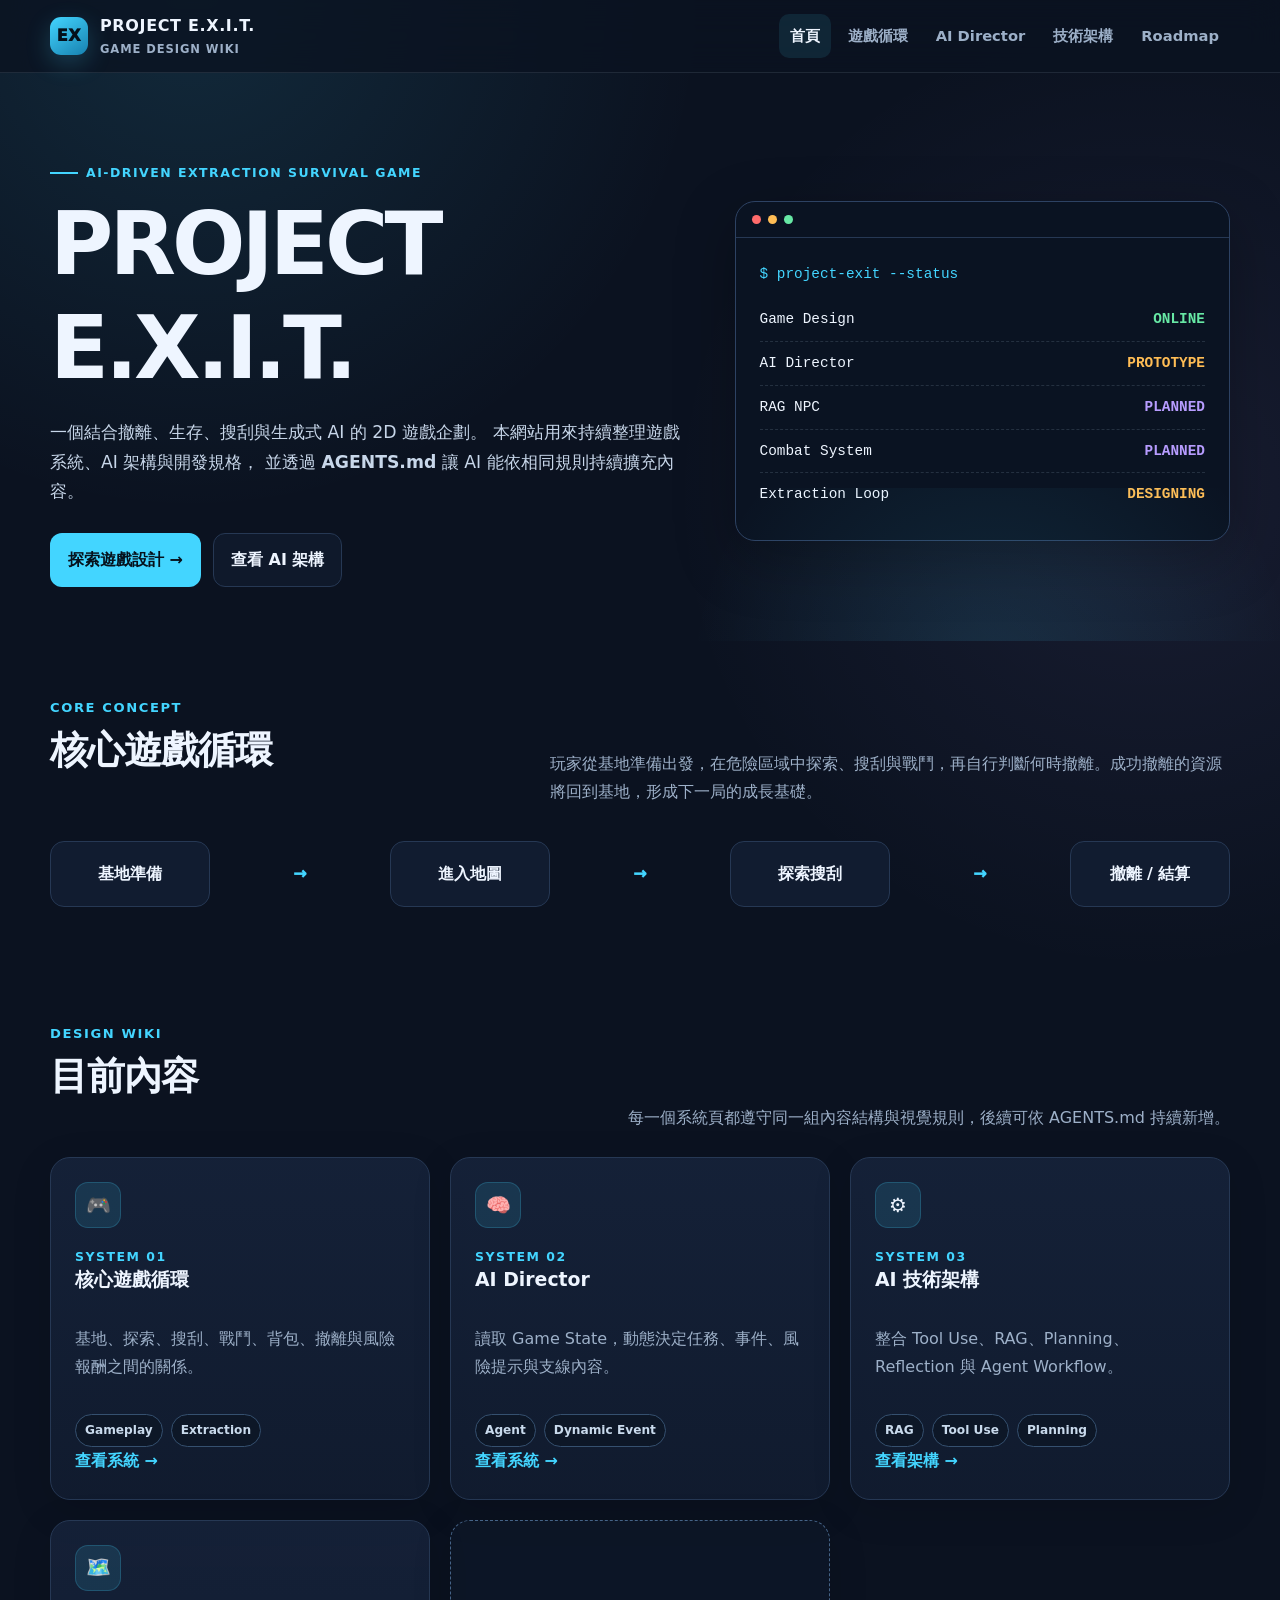
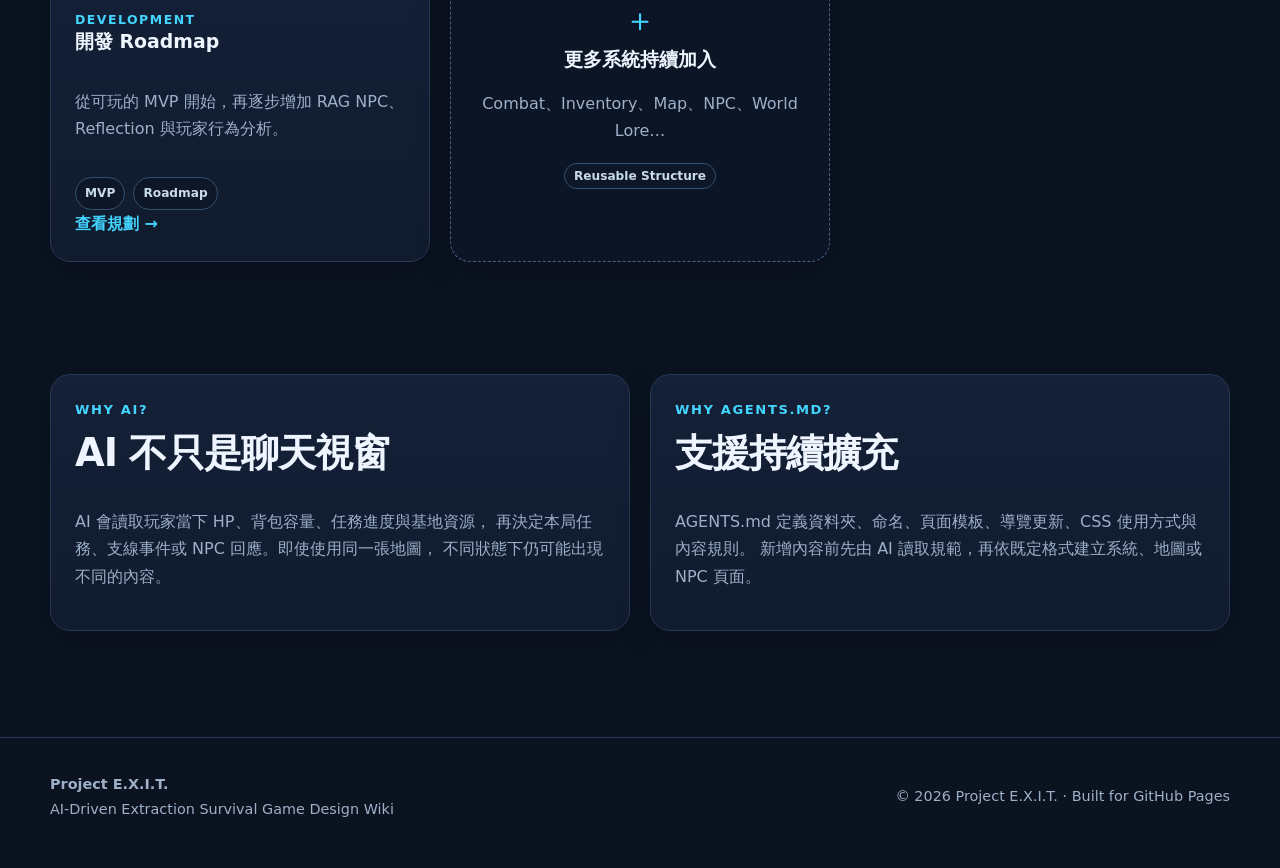
<file: index.html>
<!doctype html>
<html lang="zh-Hant">
<head>
<meta charset="utf-8">
<meta name="viewport" content="width=device-width, initial-scale=1">
<meta name="description" content="Project E.X.I.T. Game Design Wiki">
<title>首頁｜Project E.X.I.T.</title>
<link rel="stylesheet" href="css/style.css">
</head>
<body>

<a class="skip-link" href="#main">跳到主要內容</a>
<header class="site-header">
  <div class="container navbar">
    <a class="brand" href="index.html" aria-label="Project E.X.I.T. 首頁">
      <span class="brand-mark">EX</span>
      <span>PROJECT E.X.I.T.<small>GAME DESIGN WIKI</small></span>
    </a>
    <button class="menu-btn" aria-label="開啟導覽選單" aria-expanded="false">☰</button>
    <nav class="nav-links" aria-label="主要導覽">
      <a href="index.html">首頁</a>
      <a href="pages/gameplay.html">遊戲循環</a>
      <a href="pages/ai-director.html">AI Director</a>
      <a href="pages/architecture.html">技術架構</a>
      <a href="pages/roadmap.html">Roadmap</a>
    </nav>
  </div>
</header>

<main id="main">

<section class="hero">
  <div class="container hero-grid">
    <div class="reveal">
      <div class="eyebrow">AI-Driven Extraction Survival Game</div>
      <h1>PROJECT<br>E.X.I.T.</h1>
      <p class="lead">
        一個結合撤離、生存、搜刮與生成式 AI 的 2D 遊戲企劃。
        本網站用來持續整理遊戲系統、AI 架構與開發規格，
        並透過 <strong>AGENTS.md</strong> 讓 AI 能依相同規則持續擴充內容。
      </p>
      <div class="hero-actions">
        <a class="btn btn-primary" href="pages/gameplay.html">探索遊戲設計 →</a>
        <a class="btn btn-secondary" href="pages/architecture.html">查看 AI 架構</a>
      </div>
    </div>

    <div class="terminal reveal" aria-label="專案開發狀態">
      <div class="terminal-top">
        <span class="dot red"></span><span class="dot amber"></span><span class="dot green"></span>
      </div>
      <div class="terminal-body">
        <div style="color:#43d5ff;margin-bottom:12px">$ project-exit --status</div>
        <div class="status-row"><span>Game Design</span><span class="status online">ONLINE</span></div>
        <div class="status-row"><span>AI Director</span><span class="status prototype">PROTOTYPE</span></div>
        <div class="status-row"><span>RAG NPC</span><span class="status planned">PLANNED</span></div>
        <div class="status-row"><span>Combat System</span><span class="status planned">PLANNED</span></div>
        <div class="status-row"><span>Extraction Loop</span><span class="status prototype">DESIGNING</span></div>
      </div>
    </div>
  </div>
</section>

<section class="section">
  <div class="container">
    <div class="section-head reveal">
      <div>
        <div class="kicker">Core Concept</div>
        <h2>核心遊戲循環</h2>
      </div>
      <p>玩家從基地準備出發，在危險區域中探索、搜刮與戰鬥，再自行判斷何時撤離。成功撤離的資源將回到基地，形成下一局的成長基礎。</p>
    </div>

    <div class="flow reveal" aria-label="核心遊戲循環圖">
      <div class="flow-node">基地準備</div><div class="flow-arrow">→</div>
      <div class="flow-node">進入地圖</div><div class="flow-arrow">→</div>
      <div class="flow-node">探索搜刮</div><div class="flow-arrow">→</div>
      <div class="flow-node">撤離 / 結算</div>
    </div>
  </div>
</section>

<section class="section">
  <div class="container">
    <div class="section-head reveal">
      <div>
        <div class="kicker">Design Wiki</div>
        <h2>目前內容</h2>
      </div>
      <p>每一個系統頁都遵守同一組內容結構與視覺規則，後續可依 AGENTS.md 持續新增。</p>
    </div>

    <div class="grid grid-3">
      <article class="card system-card reveal">
        <div class="icon">🎮</div><div class="number">SYSTEM 01</div>
        <h3>核心遊戲循環</h3>
        <p>基地、探索、搜刮、戰鬥、背包、撤離與風險報酬之間的關係。</p>
        <div class="tag-row"><span class="tag">Gameplay</span><span class="tag">Extraction</span></div>
        <a class="card-link" href="pages/gameplay.html">查看系統 →</a>
      </article>

      <article class="card system-card reveal">
        <div class="icon">🧠</div><div class="number">SYSTEM 02</div>
        <h3>AI Director</h3>
        <p>讀取 Game State，動態決定任務、事件、風險提示與支線內容。</p>
        <div class="tag-row"><span class="tag">Agent</span><span class="tag">Dynamic Event</span></div>
        <a class="card-link" href="pages/ai-director.html">查看系統 →</a>
      </article>

      <article class="card system-card reveal">
        <div class="icon">⚙️</div><div class="number">SYSTEM 03</div>
        <h3>AI 技術架構</h3>
        <p>整合 Tool Use、RAG、Planning、Reflection 與 Agent Workflow。</p>
        <div class="tag-row"><span class="tag">RAG</span><span class="tag">Tool Use</span><span class="tag">Planning</span></div>
        <a class="card-link" href="pages/architecture.html">查看架構 →</a>
      </article>

      <article class="card system-card reveal">
        <div class="icon">🗺️</div><div class="number">DEVELOPMENT</div>
        <h3>開發 Roadmap</h3>
        <p>從可玩的 MVP 開始，再逐步增加 RAG NPC、Reflection 與玩家行為分析。</p>
        <div class="tag-row"><span class="tag">MVP</span><span class="tag">Roadmap</span></div>
        <a class="card-link" href="pages/roadmap.html">查看規劃 →</a>
      </article>

      <article class="card dashed-card reveal">
        <div>
          <div style="font-size:2rem;color:#43d5ff">＋</div>
          <h3>更多系統持續加入</h3>
          <p>Combat、Inventory、Map、NPC、World Lore…</p>
          <span class="tag">Reusable Structure</span>
        </div>
      </article>
    </div>
  </div>
</section>

<section class="section">
  <div class="container grid grid-2">
    <article class="card reveal">
      <div class="kicker">Why AI?</div>
      <h2>AI 不只是聊天視窗</h2>
      <p>
        AI 會讀取玩家當下 HP、背包容量、任務進度與基地資源，
        再決定本局任務、支線事件或 NPC 回應。即使使用同一張地圖，
        不同狀態下仍可能出現不同的內容。
      </p>
    </article>
    <article class="card reveal">
      <div class="kicker">Why AGENTS.md?</div>
      <h2>支援持續擴充</h2>
      <p>
        AGENTS.md 定義資料夾、命名、頁面模板、導覽更新、CSS 使用方式與內容規則。
        新增內容前先由 AI 讀取規範，再依既定格式建立系統、地圖或 NPC 頁面。
      </p>
    </article>
  </div>
</section>

</main>

<footer class="footer">
  <div class="container footer-grid">
    <div>
      <strong>Project E.X.I.T.</strong><br>
      <span>AI-Driven Extraction Survival Game Design Wiki</span>
    </div>
    <div>© <span data-year></span> Project E.X.I.T. · Built for GitHub Pages</div>
  </div>
</footer>
<button class="back-top" aria-label="回到頁首">↑</button>
<script src="js/main.js"></script>

</body>
</html>
</file>
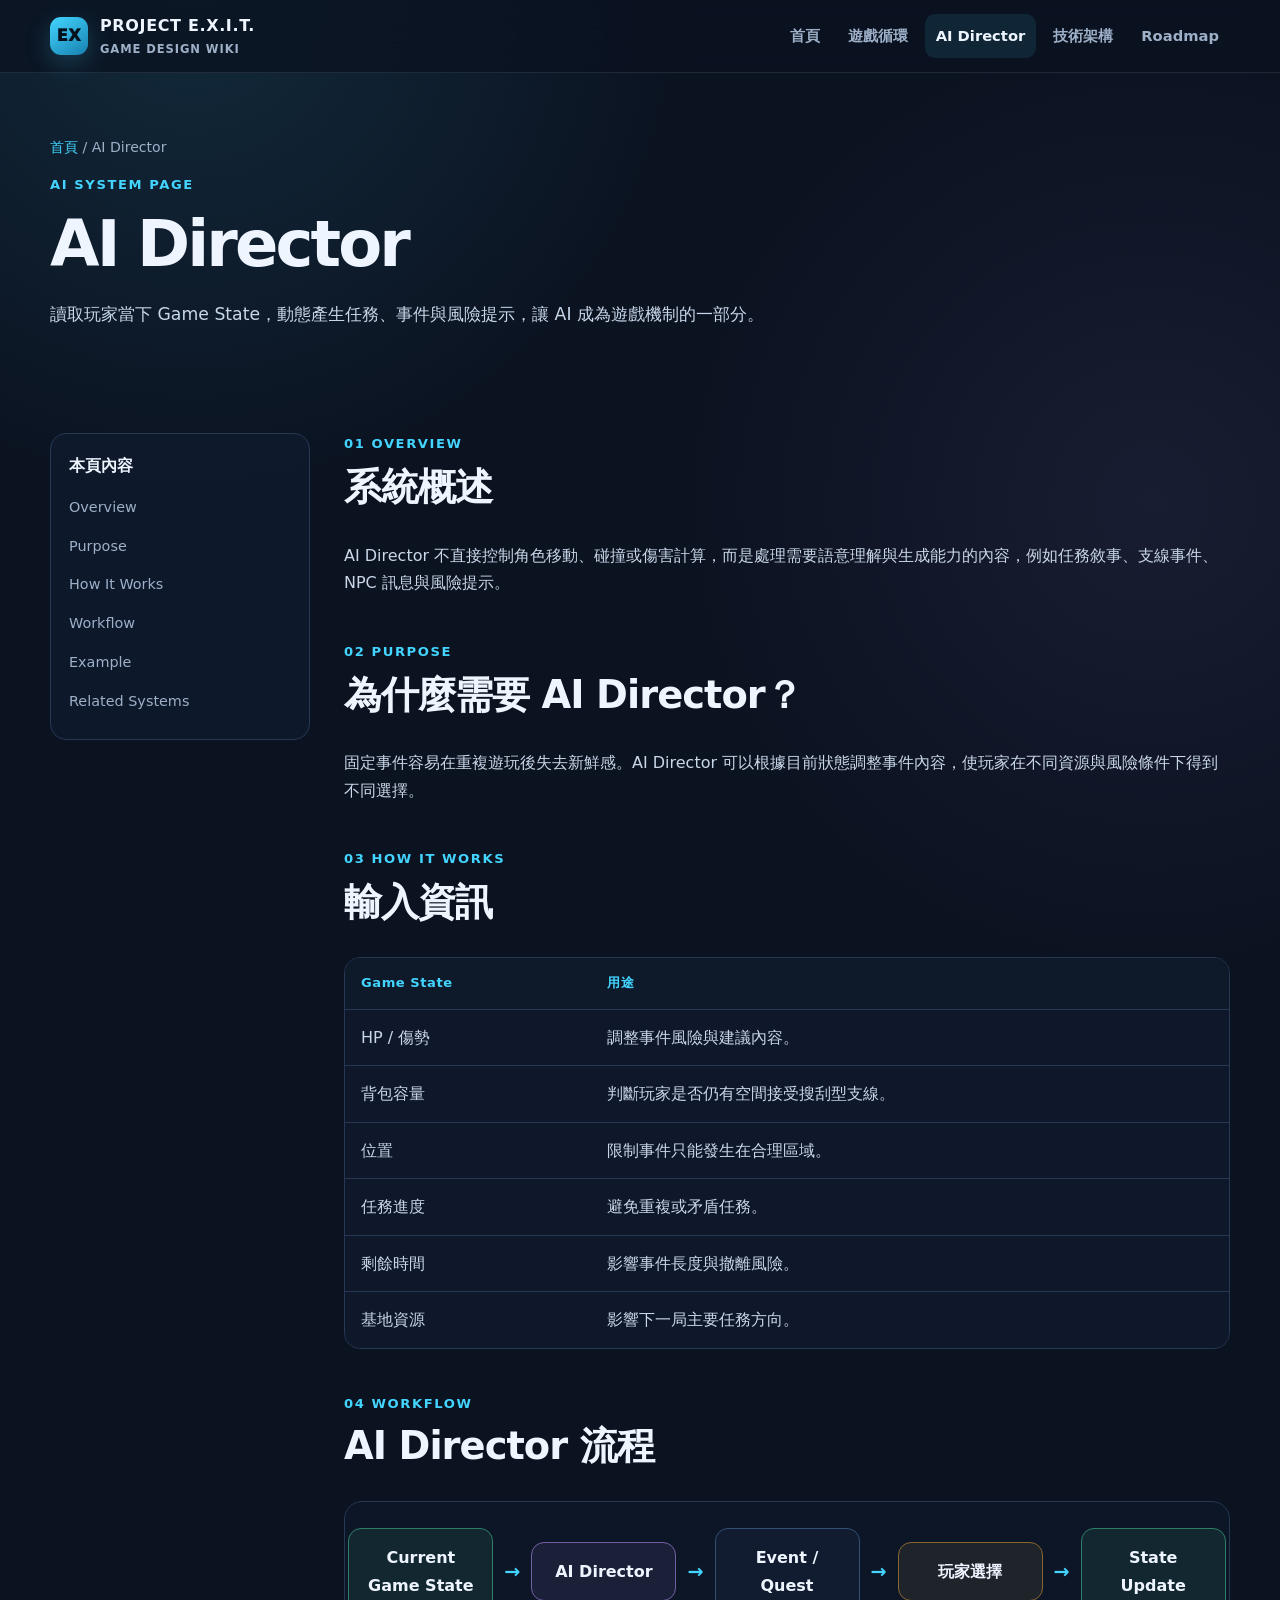
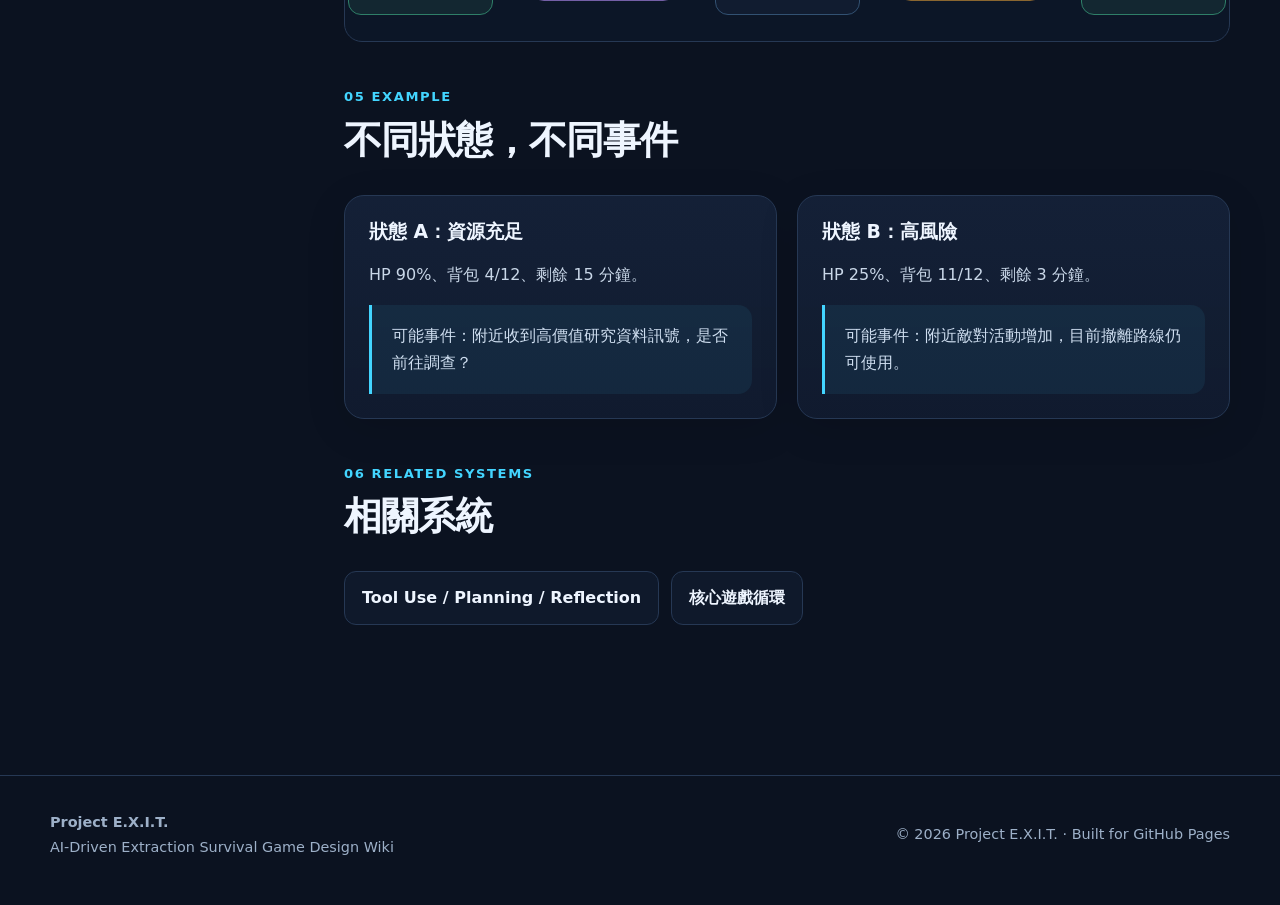
<file: pages/ai-director.html>
<!doctype html>
<html lang="zh-Hant">
<head>
<meta charset="utf-8">
<meta name="viewport" content="width=device-width, initial-scale=1">
<meta name="description" content="Project E.X.I.T. Game Design Wiki">
<title>AI Director｜Project E.X.I.T.</title>
<link rel="stylesheet" href="../css/style.css">
</head>
<body>

<a class="skip-link" href="#main">跳到主要內容</a>
<header class="site-header">
  <div class="container navbar">
    <a class="brand" href="../index.html" aria-label="Project E.X.I.T. 首頁">
      <span class="brand-mark">EX</span>
      <span>PROJECT E.X.I.T.<small>GAME DESIGN WIKI</small></span>
    </a>
    <button class="menu-btn" aria-label="開啟導覽選單" aria-expanded="false">☰</button>
    <nav class="nav-links" aria-label="主要導覽">
      <a href="../index.html">首頁</a>
      <a href="../pages/gameplay.html">遊戲循環</a>
      <a href="../pages/ai-director.html">AI Director</a>
      <a href="../pages/architecture.html">技術架構</a>
      <a href="../pages/roadmap.html">Roadmap</a>
    </nav>
  </div>
</header>

<main id="main">

<section class="page-hero">
  <div class="container">
    <div class="breadcrumb"><a href="../index.html">首頁</a> / AI Director</div>
    <div class="kicker">AI System Page</div>
    <h1>AI Director</h1>
    <p class="lead">讀取玩家當下 Game State，動態產生任務、事件與風險提示，讓 AI 成為遊戲機制的一部分。</p>
  </div>
</section>

<section class="section">
  <div class="container content-layout">
    <aside class="toc">
      <strong>本頁內容</strong>
      <a href="#overview">Overview</a><a href="#purpose">Purpose</a>
      <a href="#how">How It Works</a><a href="#workflow">Workflow</a>
      <a href="#example">Example</a><a href="#related">Related Systems</a>
    </aside>

    <article class="article">
      <section id="overview">
        <div class="kicker">01 Overview</div><h2>系統概述</h2>
        <p>AI Director 不直接控制角色移動、碰撞或傷害計算，而是處理需要語意理解與生成能力的內容，例如任務敘事、支線事件、NPC 訊息與風險提示。</p>
      </section>

      <section id="purpose">
        <div class="kicker">02 Purpose</div><h2>為什麼需要 AI Director？</h2>
        <p>固定事件容易在重複遊玩後失去新鮮感。AI Director 可以根據目前狀態調整事件內容，使玩家在不同資源與風險條件下得到不同選擇。</p>
      </section>

      <section id="how">
        <div class="kicker">03 How It Works</div><h2>輸入資訊</h2>
        <div class="table-wrap">
          <table>
            <thead><tr><th>Game State</th><th>用途</th></tr></thead>
            <tbody>
              <tr><td>HP / 傷勢</td><td>調整事件風險與建議內容。</td></tr>
              <tr><td>背包容量</td><td>判斷玩家是否仍有空間接受搜刮型支線。</td></tr>
              <tr><td>位置</td><td>限制事件只能發生在合理區域。</td></tr>
              <tr><td>任務進度</td><td>避免重複或矛盾任務。</td></tr>
              <tr><td>剩餘時間</td><td>影響事件長度與撤離風險。</td></tr>
              <tr><td>基地資源</td><td>影響下一局主要任務方向。</td></tr>
            </tbody>
          </table>
        </div>
      </section>

      <section id="workflow">
        <div class="kicker">04 Workflow</div><h2>AI Director 流程</h2>
        <div class="diagram">
          <div class="diagram-row">
            <div class="diagram-box game">Current Game State</div><div class="diagram-arrow">→</div>
            <div class="diagram-box ai">AI Director</div><div class="diagram-arrow">→</div>
            <div class="diagram-box">Event / Quest</div><div class="diagram-arrow">→</div>
            <div class="diagram-box warn">玩家選擇</div><div class="diagram-arrow">→</div>
            <div class="diagram-box game">State Update</div>
          </div>
        </div>
      </section>

      <section id="example">
        <div class="kicker">05 Example</div><h2>不同狀態，不同事件</h2>
        <div class="grid grid-2">
          <div class="card">
            <h3>狀態 A：資源充足</h3>
            <p>HP 90%、背包 4/12、剩餘 15 分鐘。</p>
            <div class="notice">可能事件：附近收到高價值研究資料訊號，是否前往調查？</div>
          </div>
          <div class="card">
            <h3>狀態 B：高風險</h3>
            <p>HP 25%、背包 11/12、剩餘 3 分鐘。</p>
            <div class="notice">可能事件：附近敵對活動增加，目前撤離路線仍可使用。</div>
          </div>
        </div>
      </section>

      <section id="related">
        <div class="kicker">06 Related Systems</div><h2>相關系統</h2>
        <div class="actions">
          <a class="btn btn-secondary" href="architecture.html">Tool Use / Planning / Reflection</a>
          <a class="btn btn-secondary" href="gameplay.html">核心遊戲循環</a>
        </div>
      </section>
    </article>
  </div>
</section>

</main>

<footer class="footer">
  <div class="container footer-grid">
    <div>
      <strong>Project E.X.I.T.</strong><br>
      <span>AI-Driven Extraction Survival Game Design Wiki</span>
    </div>
    <div>© <span data-year></span> Project E.X.I.T. · Built for GitHub Pages</div>
  </div>
</footer>
<button class="back-top" aria-label="回到頁首">↑</button>
<script src="../js/main.js"></script>

</body>
</html>
</file>
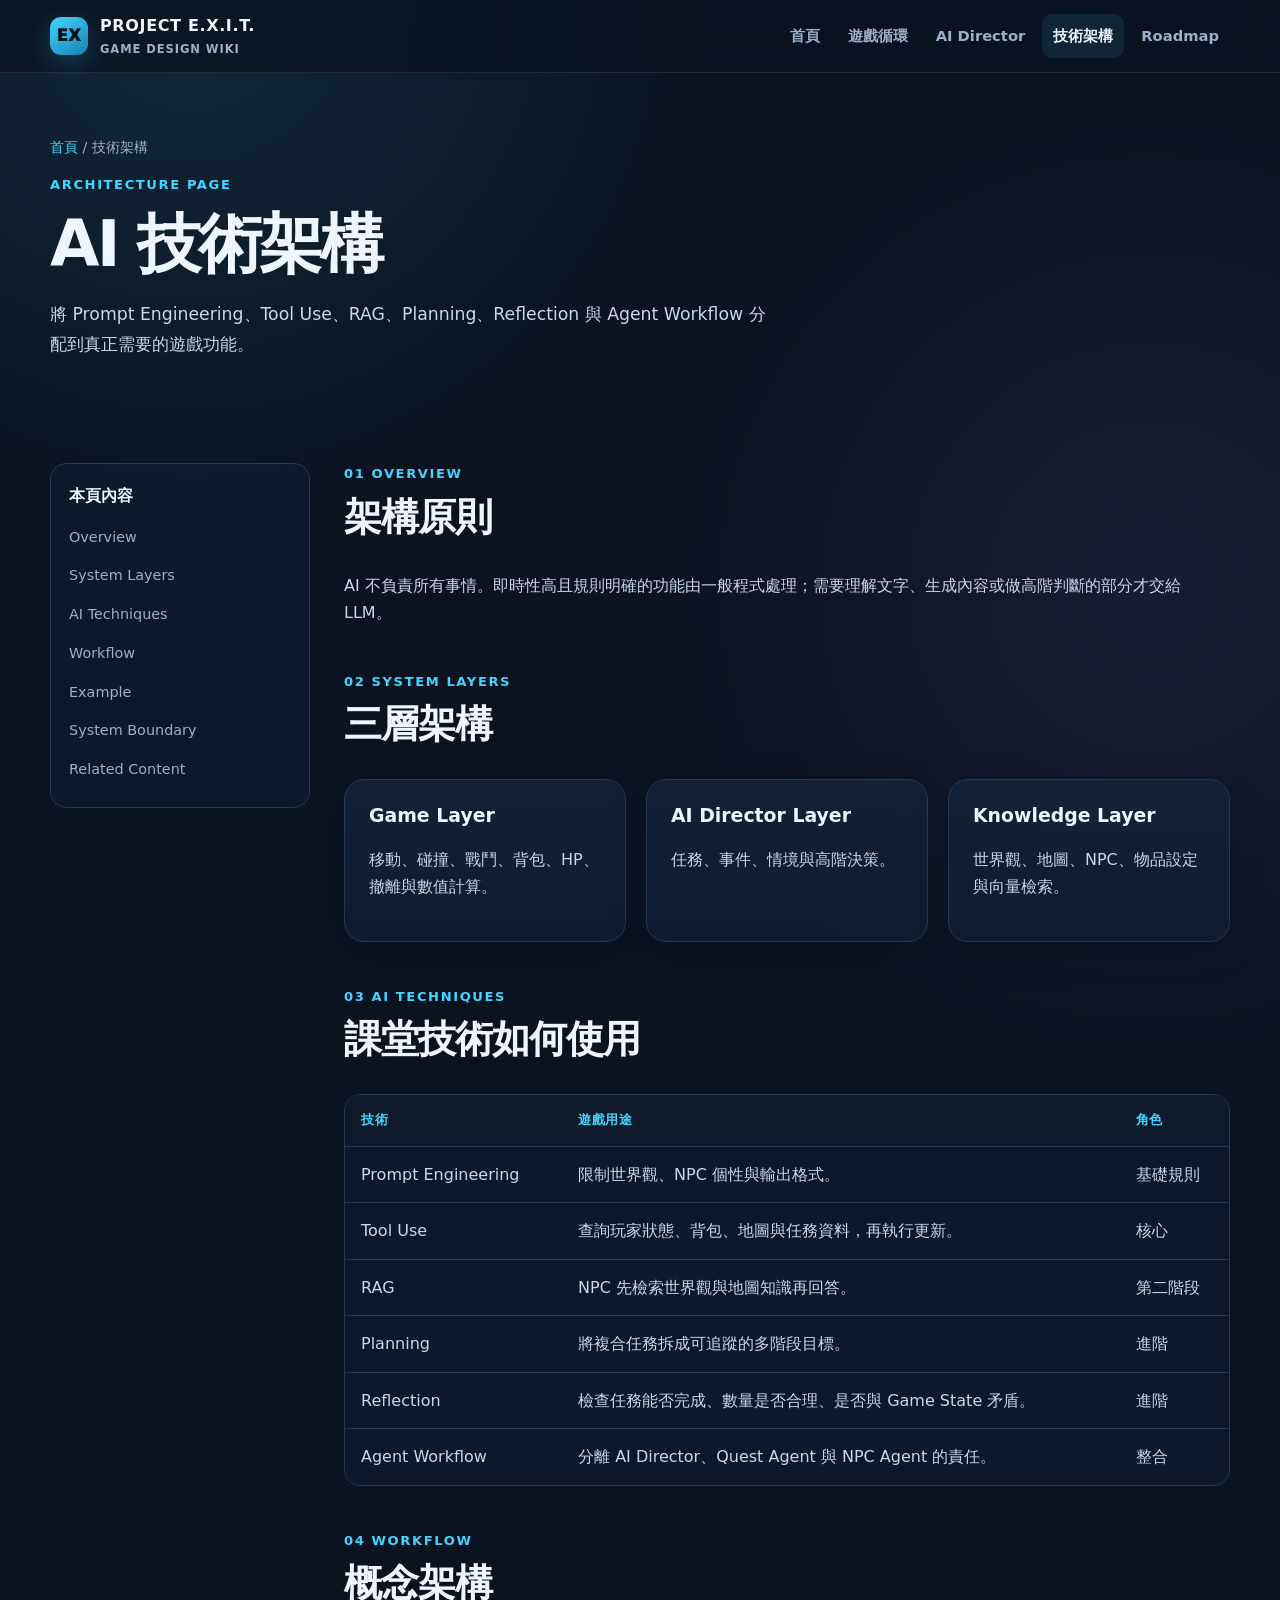
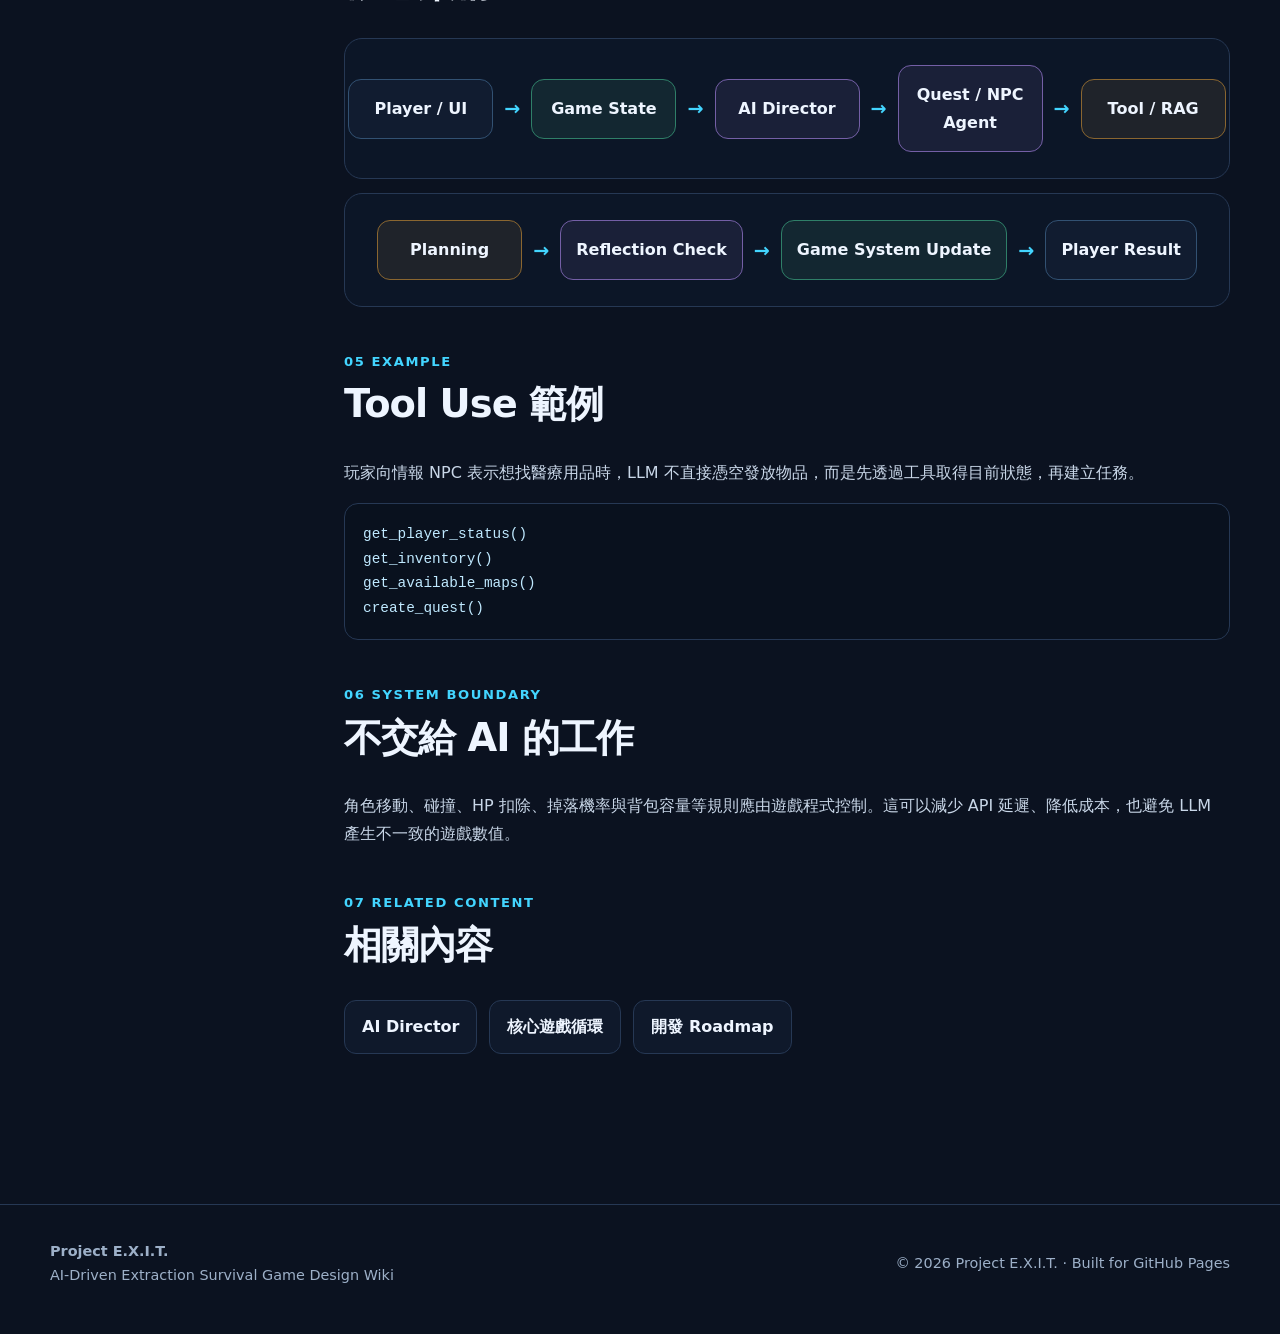
<file: pages/architecture.html>
<!doctype html>
<html lang="zh-Hant">
<head>
<meta charset="utf-8">
<meta name="viewport" content="width=device-width, initial-scale=1">
<meta name="description" content="Project E.X.I.T. Game Design Wiki">
<title>AI 技術架構｜Project E.X.I.T.</title>
<link rel="stylesheet" href="../css/style.css">
</head>
<body>

<a class="skip-link" href="#main">跳到主要內容</a>
<header class="site-header">
  <div class="container navbar">
    <a class="brand" href="../index.html" aria-label="Project E.X.I.T. 首頁">
      <span class="brand-mark">EX</span>
      <span>PROJECT E.X.I.T.<small>GAME DESIGN WIKI</small></span>
    </a>
    <button class="menu-btn" aria-label="開啟導覽選單" aria-expanded="false">☰</button>
    <nav class="nav-links" aria-label="主要導覽">
      <a href="../index.html">首頁</a>
      <a href="../pages/gameplay.html">遊戲循環</a>
      <a href="../pages/ai-director.html">AI Director</a>
      <a href="../pages/architecture.html">技術架構</a>
      <a href="../pages/roadmap.html">Roadmap</a>
    </nav>
  </div>
</header>

<main id="main">

<section class="page-hero">
  <div class="container">
    <div class="breadcrumb"><a href="../index.html">首頁</a> / 技術架構</div>
    <div class="kicker">Architecture Page</div>
    <h1>AI 技術架構</h1>
    <p class="lead">將 Prompt Engineering、Tool Use、RAG、Planning、Reflection 與 Agent Workflow 分配到真正需要的遊戲功能。</p>
  </div>
</section>

<section class="section">
  <div class="container content-layout">
    <aside class="toc">
      <strong>本頁內容</strong>
      <a href="#overview">Overview</a><a href="#layers">System Layers</a>
      <a href="#tech">AI Techniques</a><a href="#workflow">Workflow</a>
      <a href="#example">Example</a><a href="#boundary">System Boundary</a>
      <a href="#related">Related Content</a>
    </aside>

    <article class="article">
      <section id="overview">
        <div class="kicker">01 Overview</div><h2>架構原則</h2>
        <p>AI 不負責所有事情。即時性高且規則明確的功能由一般程式處理；需要理解文字、生成內容或做高階判斷的部分才交給 LLM。</p>
      </section>

      <section id="layers">
        <div class="kicker">02 System Layers</div><h2>三層架構</h2>
        <div class="grid grid-3">
          <div class="card"><h3>Game Layer</h3><p>移動、碰撞、戰鬥、背包、HP、撤離與數值計算。</p></div>
          <div class="card"><h3>AI Director Layer</h3><p>任務、事件、情境與高階決策。</p></div>
          <div class="card"><h3>Knowledge Layer</h3><p>世界觀、地圖、NPC、物品設定與向量檢索。</p></div>
        </div>
      </section>

      <section id="tech">
        <div class="kicker">03 AI Techniques</div><h2>課堂技術如何使用</h2>
        <div class="table-wrap">
          <table>
            <thead><tr><th>技術</th><th>遊戲用途</th><th>角色</th></tr></thead>
            <tbody>
              <tr><td>Prompt Engineering</td><td>限制世界觀、NPC 個性與輸出格式。</td><td>基礎規則</td></tr>
              <tr><td>Tool Use</td><td>查詢玩家狀態、背包、地圖與任務資料，再執行更新。</td><td>核心</td></tr>
              <tr><td>RAG</td><td>NPC 先檢索世界觀與地圖知識再回答。</td><td>第二階段</td></tr>
              <tr><td>Planning</td><td>將複合任務拆成可追蹤的多階段目標。</td><td>進階</td></tr>
              <tr><td>Reflection</td><td>檢查任務能否完成、數量是否合理、是否與 Game State 矛盾。</td><td>進階</td></tr>
              <tr><td>Agent Workflow</td><td>分離 AI Director、Quest Agent 與 NPC Agent 的責任。</td><td>整合</td></tr>
            </tbody>
          </table>
        </div>
      </section>

      <section id="workflow">
        <div class="kicker">04 Workflow</div><h2>概念架構</h2>
        <div class="diagram">
          <div class="diagram-row">
            <div class="diagram-box">Player / UI</div><div class="diagram-arrow">→</div>
            <div class="diagram-box game">Game State</div><div class="diagram-arrow">→</div>
            <div class="diagram-box ai">AI Director</div><div class="diagram-arrow">→</div>
            <div class="diagram-box ai">Quest / NPC Agent</div><div class="diagram-arrow">→</div>
            <div class="diagram-box warn">Tool / RAG</div>
          </div>
        </div>
        <div class="diagram" style="margin-top:14px">
          <div class="diagram-row">
            <div class="diagram-box warn">Planning</div><div class="diagram-arrow">→</div>
            <div class="diagram-box ai">Reflection Check</div><div class="diagram-arrow">→</div>
            <div class="diagram-box game">Game System Update</div><div class="diagram-arrow">→</div>
            <div class="diagram-box">Player Result</div>
          </div>
        </div>
      </section>

      <section id="example">
        <div class="kicker">05 Example</div><h2>Tool Use 範例</h2>
        <p>玩家向情報 NPC 表示想找醫療用品時，LLM 不直接憑空發放物品，而是先透過工具取得目前狀態，再建立任務。</p>
        <pre class="code">get_player_status()
get_inventory()
get_available_maps()
create_quest()</pre>
      </section>

      <section id="boundary">
        <div class="kicker">06 System Boundary</div><h2>不交給 AI 的工作</h2>
        <p>角色移動、碰撞、HP 扣除、掉落機率與背包容量等規則應由遊戲程式控制。這可以減少 API 延遲、降低成本，也避免 LLM 產生不一致的遊戲數值。</p>
      </section>
      <section id="related">
        <div class="kicker">07 Related Content</div>
        <h2>相關內容</h2>
        <div class="actions">
          <a class="btn btn-secondary" href="ai-director.html">AI Director</a>
          <a class="btn btn-secondary" href="gameplay.html">核心遊戲循環</a>
          <a class="btn btn-secondary" href="roadmap.html">開發 Roadmap</a>
        </div>
      </section>
    </article>
  </div>
</section>

</main>

<footer class="footer">
  <div class="container footer-grid">
    <div>
      <strong>Project E.X.I.T.</strong><br>
      <span>AI-Driven Extraction Survival Game Design Wiki</span>
    </div>
    <div>© <span data-year></span> Project E.X.I.T. · Built for GitHub Pages</div>
  </div>
</footer>
<button class="back-top" aria-label="回到頁首">↑</button>
<script src="../js/main.js"></script>

</body>
</html>
</file>
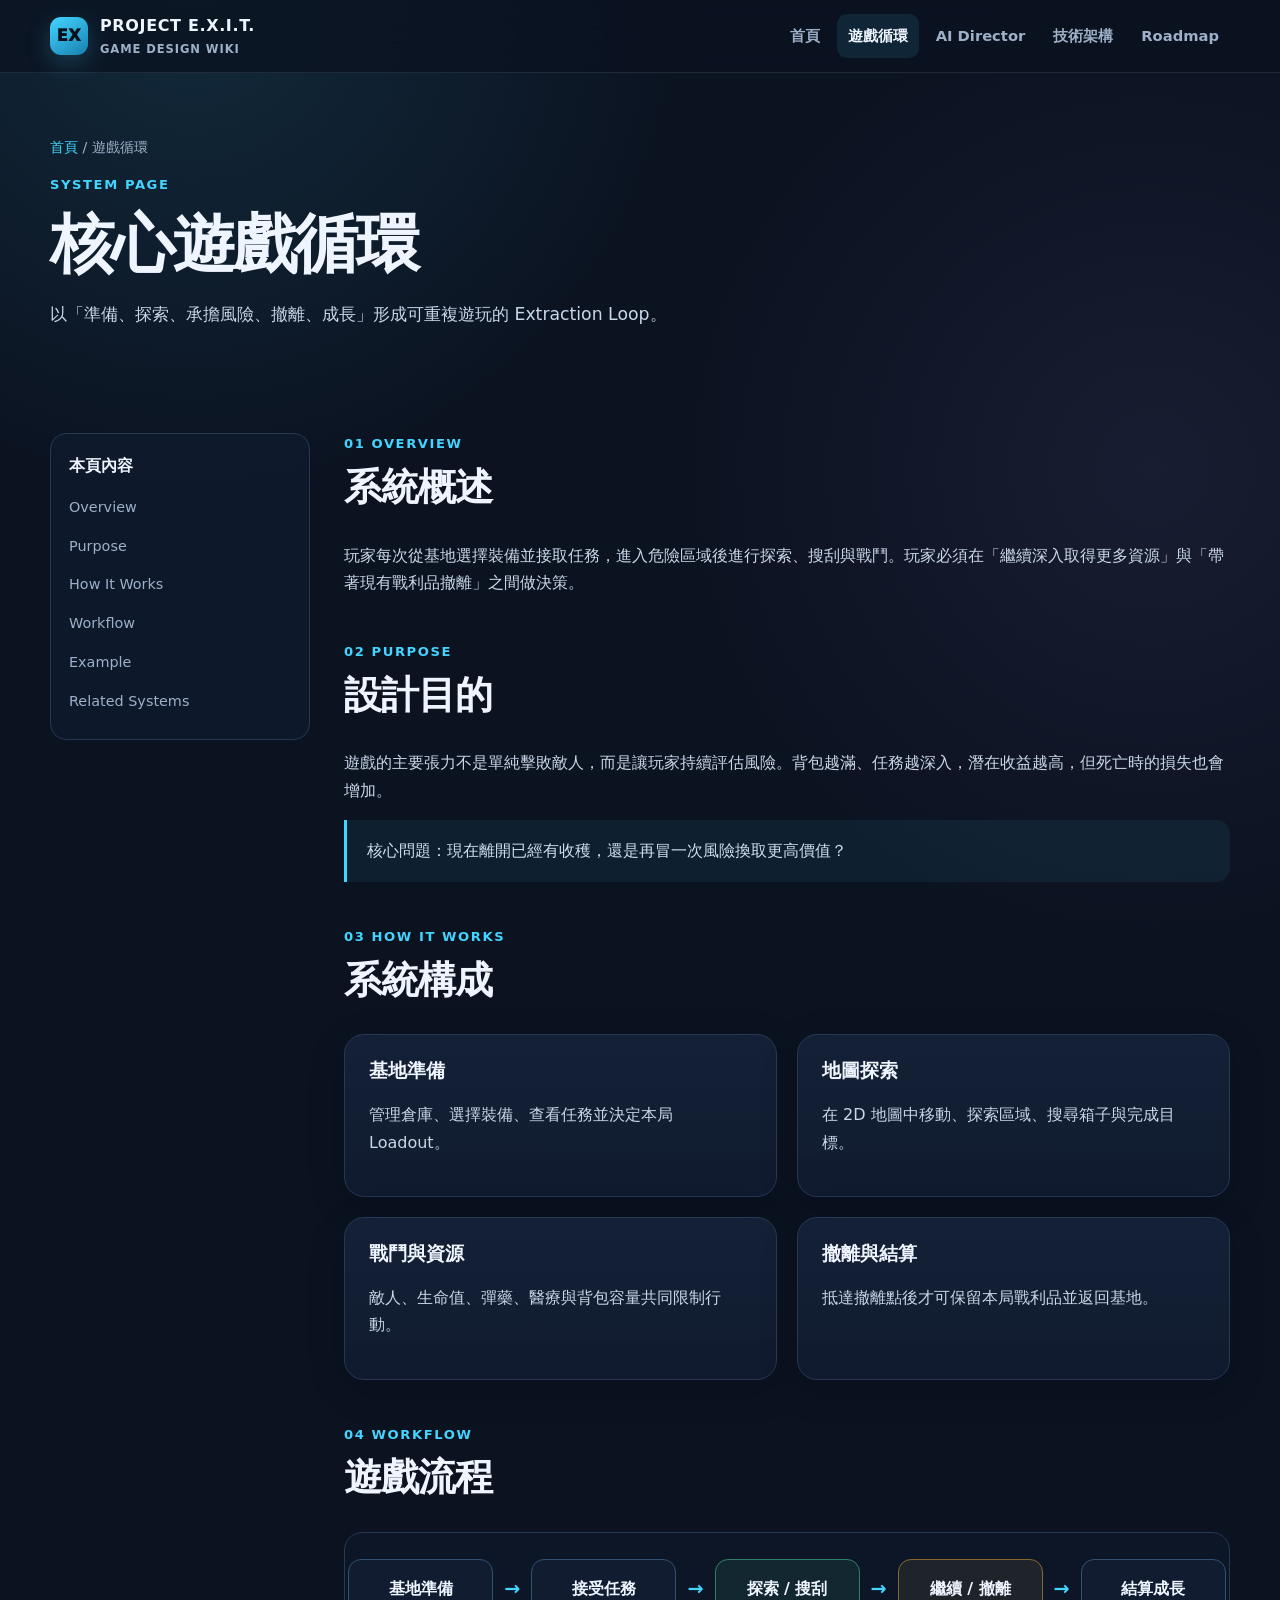
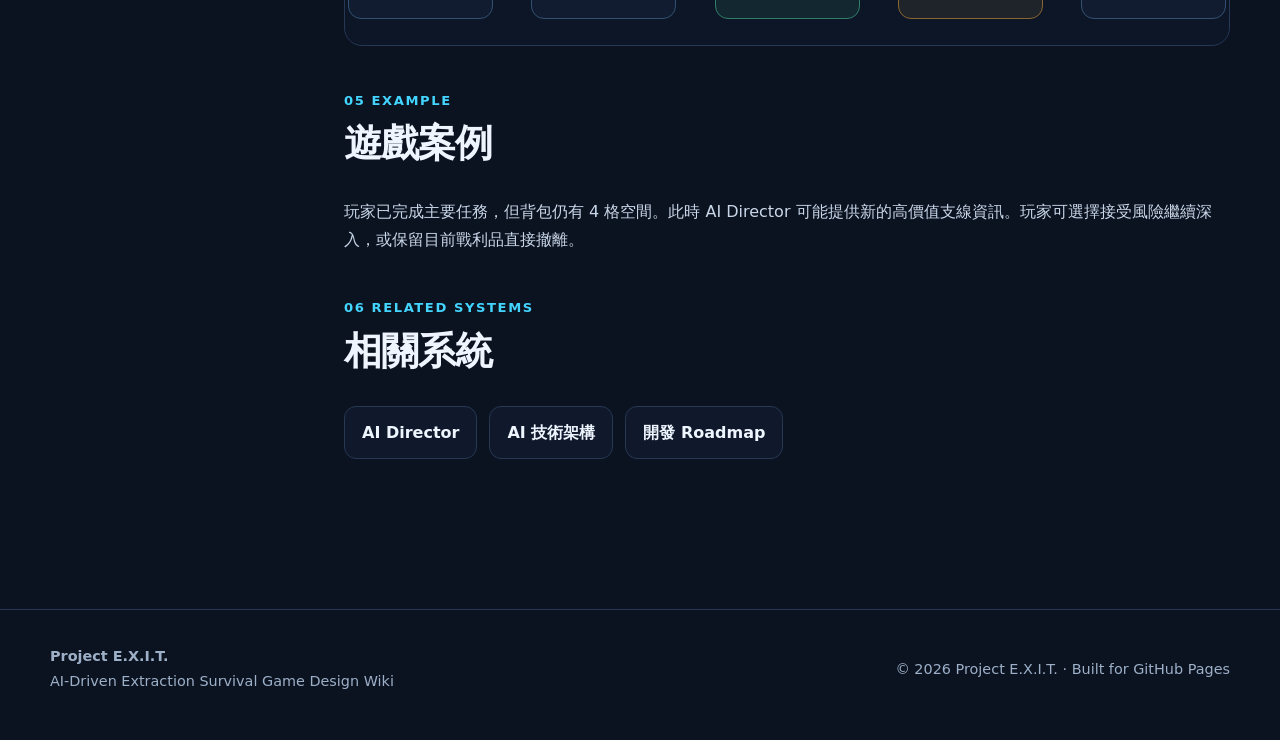
<file: pages/gameplay.html>
<!doctype html>
<html lang="zh-Hant">
<head>
<meta charset="utf-8">
<meta name="viewport" content="width=device-width, initial-scale=1">
<meta name="description" content="Project E.X.I.T. Game Design Wiki">
<title>核心遊戲循環｜Project E.X.I.T.</title>
<link rel="stylesheet" href="../css/style.css">
</head>
<body>

<a class="skip-link" href="#main">跳到主要內容</a>
<header class="site-header">
  <div class="container navbar">
    <a class="brand" href="../index.html" aria-label="Project E.X.I.T. 首頁">
      <span class="brand-mark">EX</span>
      <span>PROJECT E.X.I.T.<small>GAME DESIGN WIKI</small></span>
    </a>
    <button class="menu-btn" aria-label="開啟導覽選單" aria-expanded="false">☰</button>
    <nav class="nav-links" aria-label="主要導覽">
      <a href="../index.html">首頁</a>
      <a href="../pages/gameplay.html">遊戲循環</a>
      <a href="../pages/ai-director.html">AI Director</a>
      <a href="../pages/architecture.html">技術架構</a>
      <a href="../pages/roadmap.html">Roadmap</a>
    </nav>
  </div>
</header>

<main id="main">

<section class="page-hero">
  <div class="container">
    <div class="breadcrumb"><a href="../index.html">首頁</a> / 遊戲循環</div>
    <div class="kicker">System Page</div>
    <h1>核心遊戲循環</h1>
    <p class="lead">以「準備、探索、承擔風險、撤離、成長」形成可重複遊玩的 Extraction Loop。</p>
  </div>
</section>

<section class="section">
  <div class="container content-layout">
    <aside class="toc">
      <strong>本頁內容</strong>
      <a href="#overview">Overview</a>
      <a href="#purpose">Purpose</a>
      <a href="#how">How It Works</a>
      <a href="#workflow">Workflow</a>
      <a href="#example">Example</a>
      <a href="#related">Related Systems</a>
    </aside>

    <article class="article">
      <section id="overview">
        <div class="kicker">01 Overview</div><h2>系統概述</h2>
        <p>玩家每次從基地選擇裝備並接取任務，進入危險區域後進行探索、搜刮與戰鬥。玩家必須在「繼續深入取得更多資源」與「帶著現有戰利品撤離」之間做決策。</p>
      </section>

      <section id="purpose">
        <div class="kicker">02 Purpose</div><h2>設計目的</h2>
        <p>遊戲的主要張力不是單純擊敗敵人，而是讓玩家持續評估風險。背包越滿、任務越深入，潛在收益越高，但死亡時的損失也會增加。</p>
        <div class="notice">核心問題：現在離開已經有收穫，還是再冒一次風險換取更高價值？</div>
      </section>

      <section id="how">
        <div class="kicker">03 How It Works</div><h2>系統構成</h2>
        <div class="grid grid-2">
          <div class="card"><h3>基地準備</h3><p>管理倉庫、選擇裝備、查看任務並決定本局 Loadout。</p></div>
          <div class="card"><h3>地圖探索</h3><p>在 2D 地圖中移動、探索區域、搜尋箱子與完成目標。</p></div>
          <div class="card"><h3>戰鬥與資源</h3><p>敵人、生命值、彈藥、醫療與背包容量共同限制行動。</p></div>
          <div class="card"><h3>撤離與結算</h3><p>抵達撤離點後才可保留本局戰利品並返回基地。</p></div>
        </div>
      </section>

      <section id="workflow">
        <div class="kicker">04 Workflow</div><h2>遊戲流程</h2>
        <div class="diagram">
          <div class="diagram-row">
            <div class="diagram-box">基地準備</div><div class="diagram-arrow">→</div>
            <div class="diagram-box">接受任務</div><div class="diagram-arrow">→</div>
            <div class="diagram-box game">探索 / 搜刮</div><div class="diagram-arrow">→</div>
            <div class="diagram-box warn">繼續 / 撤離</div><div class="diagram-arrow">→</div>
            <div class="diagram-box">結算成長</div>
          </div>
        </div>
      </section>

      <section id="example">
        <div class="kicker">05 Example</div><h2>遊戲案例</h2>
        <p>玩家已完成主要任務，但背包仍有 4 格空間。此時 AI Director 可能提供新的高價值支線資訊。玩家可選擇接受風險繼續深入，或保留目前戰利品直接撤離。</p>
      </section>

      <section id="related">
        <div class="kicker">06 Related Systems</div><h2>相關系統</h2>
        <div class="actions">
          <a class="btn btn-secondary" href="ai-director.html">AI Director</a>
          <a class="btn btn-secondary" href="architecture.html">AI 技術架構</a>
          <a class="btn btn-secondary" href="roadmap.html">開發 Roadmap</a>
        </div>
      </section>
    </article>
  </div>
</section>

</main>

<footer class="footer">
  <div class="container footer-grid">
    <div>
      <strong>Project E.X.I.T.</strong><br>
      <span>AI-Driven Extraction Survival Game Design Wiki</span>
    </div>
    <div>© <span data-year></span> Project E.X.I.T. · Built for GitHub Pages</div>
  </div>
</footer>
<button class="back-top" aria-label="回到頁首">↑</button>
<script src="../js/main.js"></script>

</body>
</html>
</file>
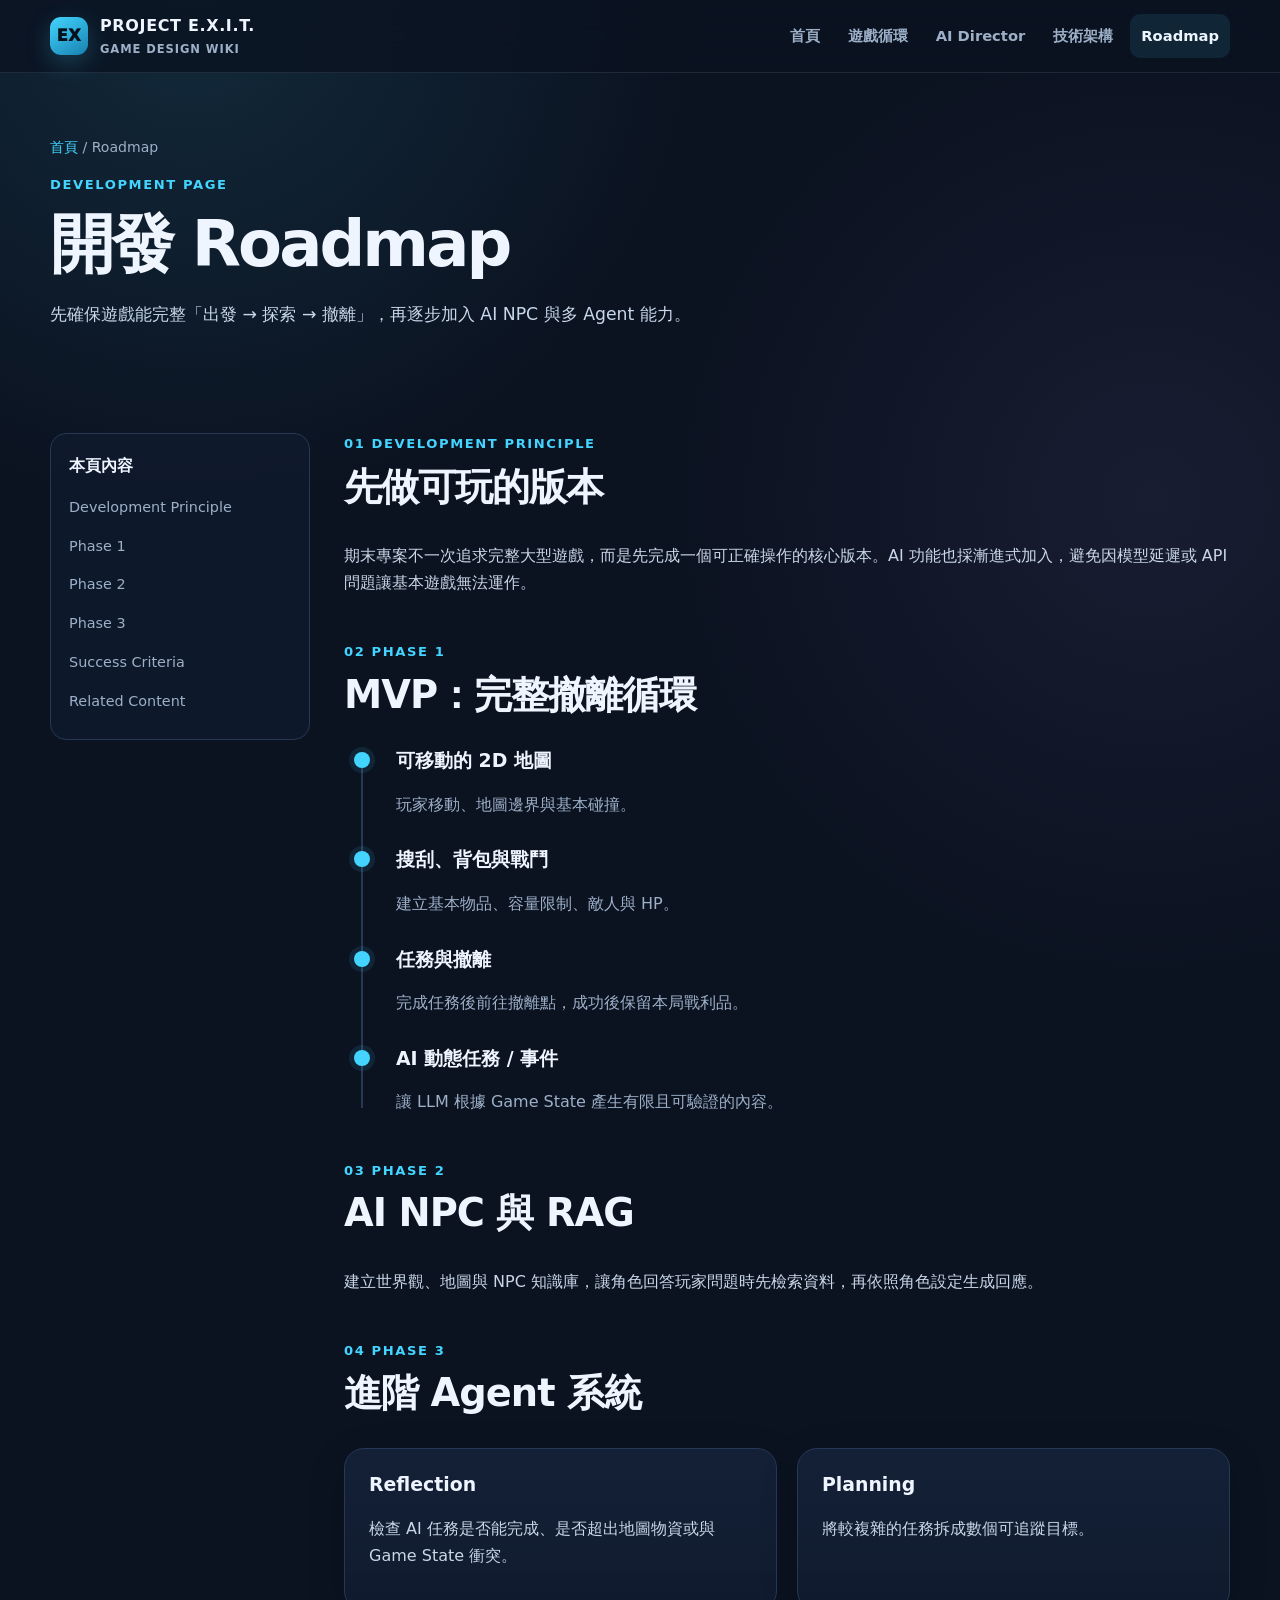
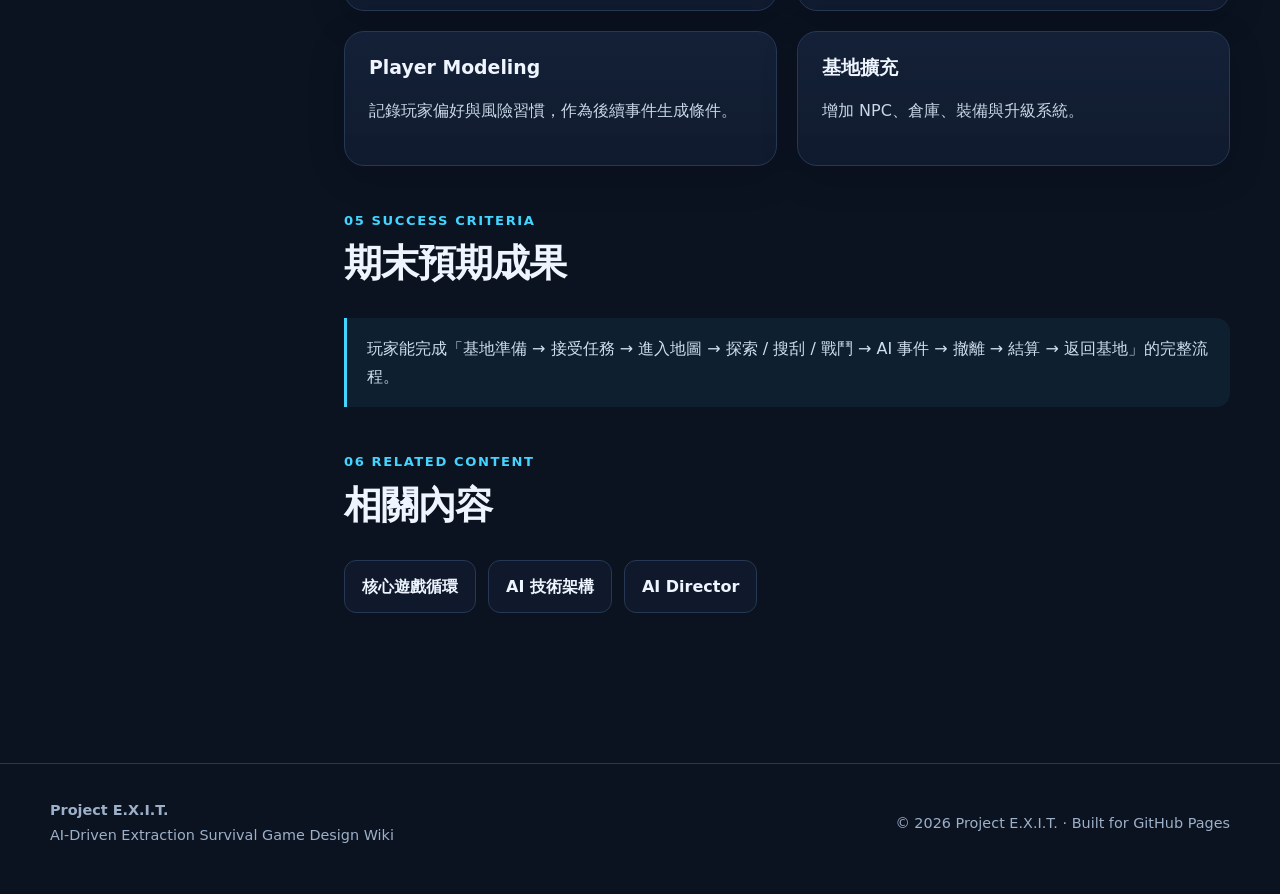
<file: pages/roadmap.html>
<!doctype html>
<html lang="zh-Hant">
<head>
<meta charset="utf-8">
<meta name="viewport" content="width=device-width, initial-scale=1">
<meta name="description" content="Project E.X.I.T. Game Design Wiki">
<title>開發 Roadmap｜Project E.X.I.T.</title>
<link rel="stylesheet" href="../css/style.css">
</head>
<body>

<a class="skip-link" href="#main">跳到主要內容</a>
<header class="site-header">
  <div class="container navbar">
    <a class="brand" href="../index.html" aria-label="Project E.X.I.T. 首頁">
      <span class="brand-mark">EX</span>
      <span>PROJECT E.X.I.T.<small>GAME DESIGN WIKI</small></span>
    </a>
    <button class="menu-btn" aria-label="開啟導覽選單" aria-expanded="false">☰</button>
    <nav class="nav-links" aria-label="主要導覽">
      <a href="../index.html">首頁</a>
      <a href="../pages/gameplay.html">遊戲循環</a>
      <a href="../pages/ai-director.html">AI Director</a>
      <a href="../pages/architecture.html">技術架構</a>
      <a href="../pages/roadmap.html">Roadmap</a>
    </nav>
  </div>
</header>

<main id="main">

<section class="page-hero">
  <div class="container">
    <div class="breadcrumb"><a href="../index.html">首頁</a> / Roadmap</div>
    <div class="kicker">Development Page</div>
    <h1>開發 Roadmap</h1>
    <p class="lead">先確保遊戲能完整「出發 → 探索 → 撤離」，再逐步加入 AI NPC 與多 Agent 能力。</p>
  </div>
</section>

<section class="section">
  <div class="container content-layout">
    <aside class="toc">
      <strong>本頁內容</strong>
      <a href="#principle">Development Principle</a>
      <a href="#mvp">Phase 1</a><a href="#phase2">Phase 2</a>
      <a href="#phase3">Phase 3</a><a href="#success">Success Criteria</a>
      <a href="#related">Related Content</a>
    </aside>

    <article class="article">
      <section id="principle">
        <div class="kicker">01 Development Principle</div><h2>先做可玩的版本</h2>
        <p>期末專案不一次追求完整大型遊戲，而是先完成一個可正確操作的核心版本。AI 功能也採漸進式加入，避免因模型延遲或 API 問題讓基本遊戲無法運作。</p>
      </section>

      <section id="mvp">
        <div class="kicker">02 Phase 1</div><h2>MVP：完整撤離循環</h2>
        <div class="timeline">
          <div class="timeline-item"><h3>可移動的 2D 地圖</h3><p>玩家移動、地圖邊界與基本碰撞。</p></div>
          <div class="timeline-item"><h3>搜刮、背包與戰鬥</h3><p>建立基本物品、容量限制、敵人與 HP。</p></div>
          <div class="timeline-item"><h3>任務與撤離</h3><p>完成任務後前往撤離點，成功後保留本局戰利品。</p></div>
          <div class="timeline-item"><h3>AI 動態任務 / 事件</h3><p>讓 LLM 根據 Game State 產生有限且可驗證的內容。</p></div>
        </div>
      </section>

      <section id="phase2">
        <div class="kicker">03 Phase 2</div><h2>AI NPC 與 RAG</h2>
        <p>建立世界觀、地圖與 NPC 知識庫，讓角色回答玩家問題時先檢索資料，再依照角色設定生成回應。</p>
      </section>

      <section id="phase3">
        <div class="kicker">04 Phase 3</div><h2>進階 Agent 系統</h2>
        <div class="grid grid-2">
          <div class="card"><h3>Reflection</h3><p>檢查 AI 任務是否能完成、是否超出地圖物資或與 Game State 衝突。</p></div>
          <div class="card"><h3>Planning</h3><p>將較複雜的任務拆成數個可追蹤目標。</p></div>
          <div class="card"><h3>Player Modeling</h3><p>記錄玩家偏好與風險習慣，作為後續事件生成條件。</p></div>
          <div class="card"><h3>基地擴充</h3><p>增加 NPC、倉庫、裝備與升級系統。</p></div>
        </div>
      </section>

      <section id="success">
        <div class="kicker">05 Success Criteria</div><h2>期末預期成果</h2>
        <div class="notice">玩家能完成「基地準備 → 接受任務 → 進入地圖 → 探索 / 搜刮 / 戰鬥 → AI 事件 → 撤離 → 結算 → 返回基地」的完整流程。</div>
      </section>
      <section id="related">
        <div class="kicker">06 Related Content</div>
        <h2>相關內容</h2>
        <div class="actions">
          <a class="btn btn-secondary" href="gameplay.html">核心遊戲循環</a>
          <a class="btn btn-secondary" href="architecture.html">AI 技術架構</a>
          <a class="btn btn-secondary" href="ai-director.html">AI Director</a>
        </div>
      </section>
    </article>
  </div>
</section>

</main>

<footer class="footer">
  <div class="container footer-grid">
    <div>
      <strong>Project E.X.I.T.</strong><br>
      <span>AI-Driven Extraction Survival Game Design Wiki</span>
    </div>
    <div>© <span data-year></span> Project E.X.I.T. · Built for GitHub Pages</div>
  </div>
</footer>
<button class="back-top" aria-label="回到頁首">↑</button>
<script src="../js/main.js"></script>

</body>
</html>
</file>
<file: css/style.css>
:root{
  --bg:#0b1220;
  --bg-soft:#101a2c;
  --panel:#111c30;
  --panel-2:#16233b;
  --line:#263854;
  --text:#eef5ff;
  --muted:#9db0c8;
  --cyan:#43d5ff;
  --cyan-2:#1fa9d2;
  --amber:#ffbd55;
  --red:#ff6b6b;
  --green:#67e8a5;
  --purple:#b79cff;
  --shadow:0 18px 60px rgba(0,0,0,.28);
  --radius:20px;
  --max:1180px;
}
*{box-sizing:border-box}
html{scroll-behavior:smooth}
body{
  margin:0;
  color:var(--text);
  background:
    radial-gradient(circle at 15% 0%, rgba(67,213,255,.12), transparent 32rem),
    radial-gradient(circle at 90% 20%, rgba(183,156,255,.08), transparent 30rem),
    var(--bg);
  font-family:Inter, ui-sans-serif, system-ui, -apple-system, BlinkMacSystemFont,
    "Segoe UI","Noto Sans TC","Microsoft JhengHei",sans-serif;
  line-height:1.72;
}
a{color:inherit;text-decoration:none}
img{max-width:100%;display:block}
button,input,select,textarea{font:inherit}
.container{width:min(var(--max),calc(100% - 40px));margin:auto}
.skip-link{
  position:absolute;left:-999px;top:10px;background:#fff;color:#000;padding:8px 12px;z-index:999;
}
.skip-link:focus{left:12px}
.site-header{
  position:sticky;top:0;z-index:50;
  backdrop-filter:blur(16px);
  background:rgba(11,18,32,.78);
  border-bottom:1px solid rgba(157,176,200,.14);
}
.navbar{
  min-height:72px;display:flex;align-items:center;justify-content:space-between;gap:20px;
}
.brand{display:flex;align-items:center;gap:12px;font-weight:800;letter-spacing:.04em}
.brand-mark{
  width:38px;height:38px;border-radius:11px;
  display:grid;place-items:center;
  background:linear-gradient(145deg,var(--cyan),#1781b0);
  color:#04101b;font-weight:950;box-shadow:0 8px 25px rgba(67,213,255,.22);
}
.brand small{display:block;color:var(--muted);font-size:.72rem;font-weight:650;letter-spacing:.08em}
.nav-links{display:flex;align-items:center;gap:6px}
.nav-links a{
  color:var(--muted);padding:9px 11px;border-radius:10px;font-size:.92rem;font-weight:700;
}
.nav-links a:hover,.nav-links a.active{color:var(--text);background:rgba(67,213,255,.1)}
.menu-btn{
  display:none;border:1px solid var(--line);background:var(--panel);
  color:var(--text);border-radius:10px;padding:8px 10px;cursor:pointer
}
.hero{
  position:relative;overflow:hidden;padding:82px 0 54px;
}
.hero::after{
  content:"";position:absolute;inset:auto -10% -40% 45%;height:380px;
  background:radial-gradient(circle,rgba(67,213,255,.12),transparent 66%);pointer-events:none
}
.hero-grid{display:grid;grid-template-columns:1.12fr .88fr;gap:54px;align-items:center}
.eyebrow{
  display:inline-flex;align-items:center;gap:8px;
  color:var(--cyan);font-weight:850;letter-spacing:.12em;font-size:.78rem;text-transform:uppercase;
}
.eyebrow::before{content:"";width:28px;height:2px;background:var(--cyan)}
h1,h2,h3{line-height:1.2;margin-top:0}
h1{font-size:clamp(2.6rem,7vw,5.4rem);margin:.6rem 0 1rem;letter-spacing:-.045em}
h2{font-size:clamp(1.7rem,3vw,2.45rem);letter-spacing:-.025em}
h3{font-size:1.18rem}
.lead{font-size:1.08rem;color:#c8d7ea;max-width:720px}
.hero-actions,.actions{display:flex;flex-wrap:wrap;gap:12px;margin-top:26px}
.btn{
  display:inline-flex;align-items:center;justify-content:center;gap:8px;
  padding:12px 17px;border-radius:12px;font-weight:850;border:1px solid transparent;
  transition:.2s ease;
}
.btn-primary{background:var(--cyan);color:#06111c}
.btn-primary:hover{transform:translateY(-2px);box-shadow:0 10px 32px rgba(67,213,255,.22)}
.btn-secondary{border-color:var(--line);background:rgba(17,28,48,.72);color:var(--text)}
.btn-secondary:hover{border-color:var(--cyan);color:var(--cyan)}
.terminal{
  border:1px solid #2d4263;background:#0a1322;border-radius:20px;
  box-shadow:var(--shadow);overflow:hidden;transform:rotate(1deg)
}
.terminal-top{display:flex;align-items:center;gap:7px;padding:13px 16px;border-bottom:1px solid var(--line)}
.dot{width:9px;height:9px;border-radius:50%}
.dot.red{background:var(--red)} .dot.amber{background:var(--amber)} .dot.green{background:var(--green)}
.terminal-body{padding:24px;font-family:"SFMono-Regular",Consolas,monospace;font-size:.9rem}
.status-row{display:grid;grid-template-columns:1fr auto;gap:16px;padding:9px 0;border-bottom:1px dashed rgba(157,176,200,.18)}
.status-row:last-child{border-bottom:0}
.status{font-weight:850}.online{color:var(--green)}.prototype{color:var(--amber)}.planned{color:var(--purple)}
.section{padding:56px 0}
.section-head{display:flex;justify-content:space-between;gap:30px;align-items:end;margin-bottom:26px}
.section-head p{max-width:680px;color:var(--muted);margin:0}
.kicker{color:var(--cyan);font-weight:800;font-size:.82rem;letter-spacing:.12em;text-transform:uppercase;margin-bottom:8px}
.grid{display:grid;gap:20px}
.grid-2{grid-template-columns:repeat(2,minmax(0,1fr))}
.grid-3{grid-template-columns:repeat(3,minmax(0,1fr))}
.card{
  position:relative;border:1px solid var(--line);background:linear-gradient(180deg,rgba(22,35,59,.86),rgba(17,28,48,.9));
  border-radius:var(--radius);padding:24px;box-shadow:0 10px 40px rgba(0,0,0,.12);
}
.card:hover{border-color:#36587d}
.card p{color:var(--muted)}
.card .number{color:var(--cyan);font-size:.78rem;font-weight:900;letter-spacing:.12em}
.card .tag-row{display:flex;flex-wrap:wrap;gap:8px;margin-top:18px}
.tag{
  border:1px solid #35506f;color:#c9daec;background:#0d1727;border-radius:999px;
  padding:5px 9px;font-size:.76rem;font-weight:750
}
.card-link{display:inline-flex;align-items:center;gap:7px;margin-top:16px;color:var(--cyan);font-weight:850}
.card-link:hover{gap:11px}
.system-card{min-height:250px;display:flex;flex-direction:column}
.system-card .card-link{margin-top:auto}
.dashed-card{
  display:grid;place-items:center;text-align:center;min-height:250px;border:1.5px dashed #456387;
  background:rgba(17,28,48,.4)
}
.icon{
  width:46px;height:46px;border-radius:13px;display:grid;place-items:center;
  background:rgba(67,213,255,.12);border:1px solid rgba(67,213,255,.2);margin-bottom:18px;font-size:1.25rem
}
.flow{
  display:grid;grid-template-columns:repeat(7,1fr);align-items:center;gap:10px;
  overflow-x:auto;padding:10px 0 4px
}
.flow-node{
  min-width:138px;text-align:center;padding:18px 12px;border:1px solid var(--line);
  background:var(--panel);border-radius:14px;font-weight:800
}
.flow-arrow{color:var(--cyan);font-weight:950;text-align:center}
.notice{
  border-left:3px solid var(--cyan);background:rgba(67,213,255,.07);
  padding:17px 20px;border-radius:0 14px 14px 0;color:#cfdef0
}
.page-hero{padding:62px 0 30px}
.page-hero h1{font-size:clamp(2.25rem,5vw,4rem);margin-bottom:.7rem}
.breadcrumb{color:var(--muted);font-size:.88rem;margin-bottom:15px}
.breadcrumb a{color:var(--cyan)}
.content-layout{display:grid;grid-template-columns:260px minmax(0,1fr);gap:34px;align-items:start}
.toc{
  position:sticky;top:96px;border:1px solid var(--line);background:rgba(17,28,48,.74);
  border-radius:16px;padding:18px
}
.toc strong{display:block;margin-bottom:8px}
.toc a{display:block;color:var(--muted);padding:7px 0;font-size:.9rem}
.toc a:hover{color:var(--cyan)}
.article section{scroll-margin-top:95px;margin-bottom:44px}
.article p,.article li{color:#c9d7e8}
.article ul{padding-left:1.3rem}
.diagram{
  border:1px solid var(--line);border-radius:18px;background:#0c1627;padding:26px;overflow-x:auto
}
.diagram-row{display:flex;align-items:center;justify-content:center;gap:11px;min-width:720px;flex-wrap:nowrap}
.diagram-box{
  min-width:145px;text-align:center;padding:15px;border-radius:13px;border:1px solid #325172;background:var(--panel);
  font-weight:800
}
.diagram-box.ai{border-color:#745fa6;background:rgba(183,156,255,.08)}
.diagram-box.game{border-color:#2f7f68;background:rgba(103,232,165,.08)}
.diagram-box.warn{border-color:#8a6630;background:rgba(255,189,85,.08)}
.diagram-arrow{color:var(--cyan);font-size:1.2rem;font-weight:900}
.table-wrap{overflow:auto;border:1px solid var(--line);border-radius:16px}
table{border-collapse:collapse;width:100%;min-width:680px;background:rgba(17,28,48,.66)}
th,td{padding:14px 16px;border-bottom:1px solid var(--line);text-align:left;vertical-align:top}
th{color:var(--cyan);font-size:.82rem;letter-spacing:.04em;background:#0e192a}
td{color:#c9d7e8}
tr:last-child td{border-bottom:0}
.timeline{position:relative;margin-top:24px}
.timeline::before{content:"";position:absolute;left:17px;top:4px;bottom:8px;width:2px;background:var(--line)}
.timeline-item{position:relative;padding-left:52px;margin-bottom:30px}
.timeline-item::before{
  content:"";position:absolute;left:10px;top:3px;width:16px;height:16px;border-radius:50%;
  background:var(--cyan);box-shadow:0 0 0 5px rgba(67,213,255,.1)
}
.timeline-item p{margin:.4rem 0;color:var(--muted)}
.code{
  background:#09111e;border:1px solid var(--line);border-radius:14px;padding:18px;overflow:auto;
  font-family:"SFMono-Regular",Consolas,monospace;color:#bfe9ff;font-size:.9rem
}
.footer{
  margin-top:50px;border-top:1px solid var(--line);padding:34px 0 46px;color:var(--muted);font-size:.9rem
}
.footer-grid{display:flex;justify-content:space-between;gap:30px;align-items:center}
.back-top{
  position:fixed;right:20px;bottom:20px;width:42px;height:42px;display:none;place-items:center;
  border-radius:12px;border:1px solid var(--line);background:var(--panel);color:var(--cyan);
  box-shadow:var(--shadow);cursor:pointer
}
.back-top.show{display:grid}
.reveal{opacity:0;transform:translateY(12px);transition:opacity .5s ease,transform .5s ease}
.reveal.visible{opacity:1;transform:none}
@media(max-width:900px){
  .hero-grid,.content-layout{grid-template-columns:1fr}
  .terminal{transform:none}
  .toc{position:relative;top:auto}
  .grid-3{grid-template-columns:1fr 1fr}
  .nav-links{
    position:absolute;left:20px;right:20px;top:70px;display:none;flex-direction:column;align-items:stretch;
    padding:12px;background:#0d1727;border:1px solid var(--line);border-radius:14px;box-shadow:var(--shadow)
  }
  .nav-links.open{display:flex}
  .menu-btn{display:block}
}
@media(max-width:640px){
  .container{width:min(100% - 28px,var(--max))}
  .hero{padding-top:56px}
  .grid-2,.grid-3{grid-template-columns:1fr}
  .section{padding:42px 0}
  .section-head,.footer-grid{align-items:flex-start;flex-direction:column}
  .flow{grid-template-columns:1fr;overflow:visible}
  .flow-arrow{transform:rotate(90deg)}
}
</file>
